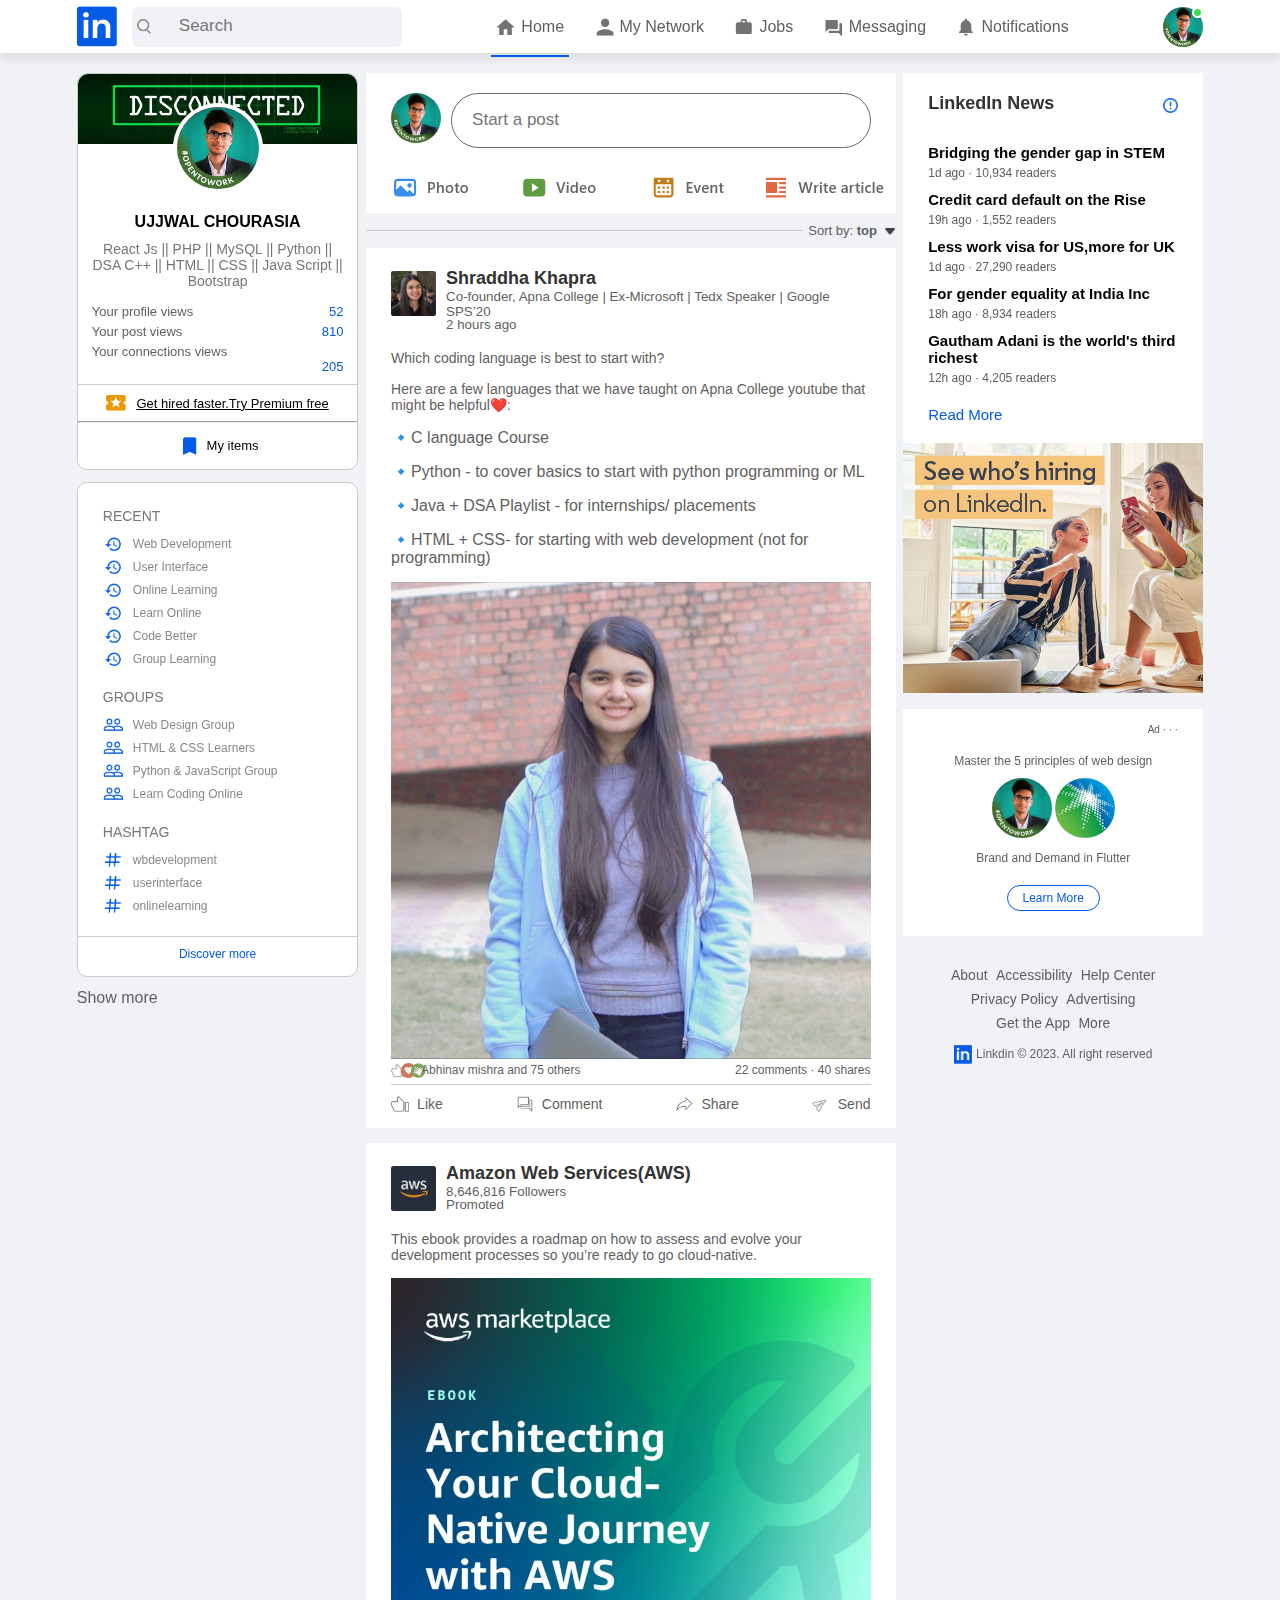
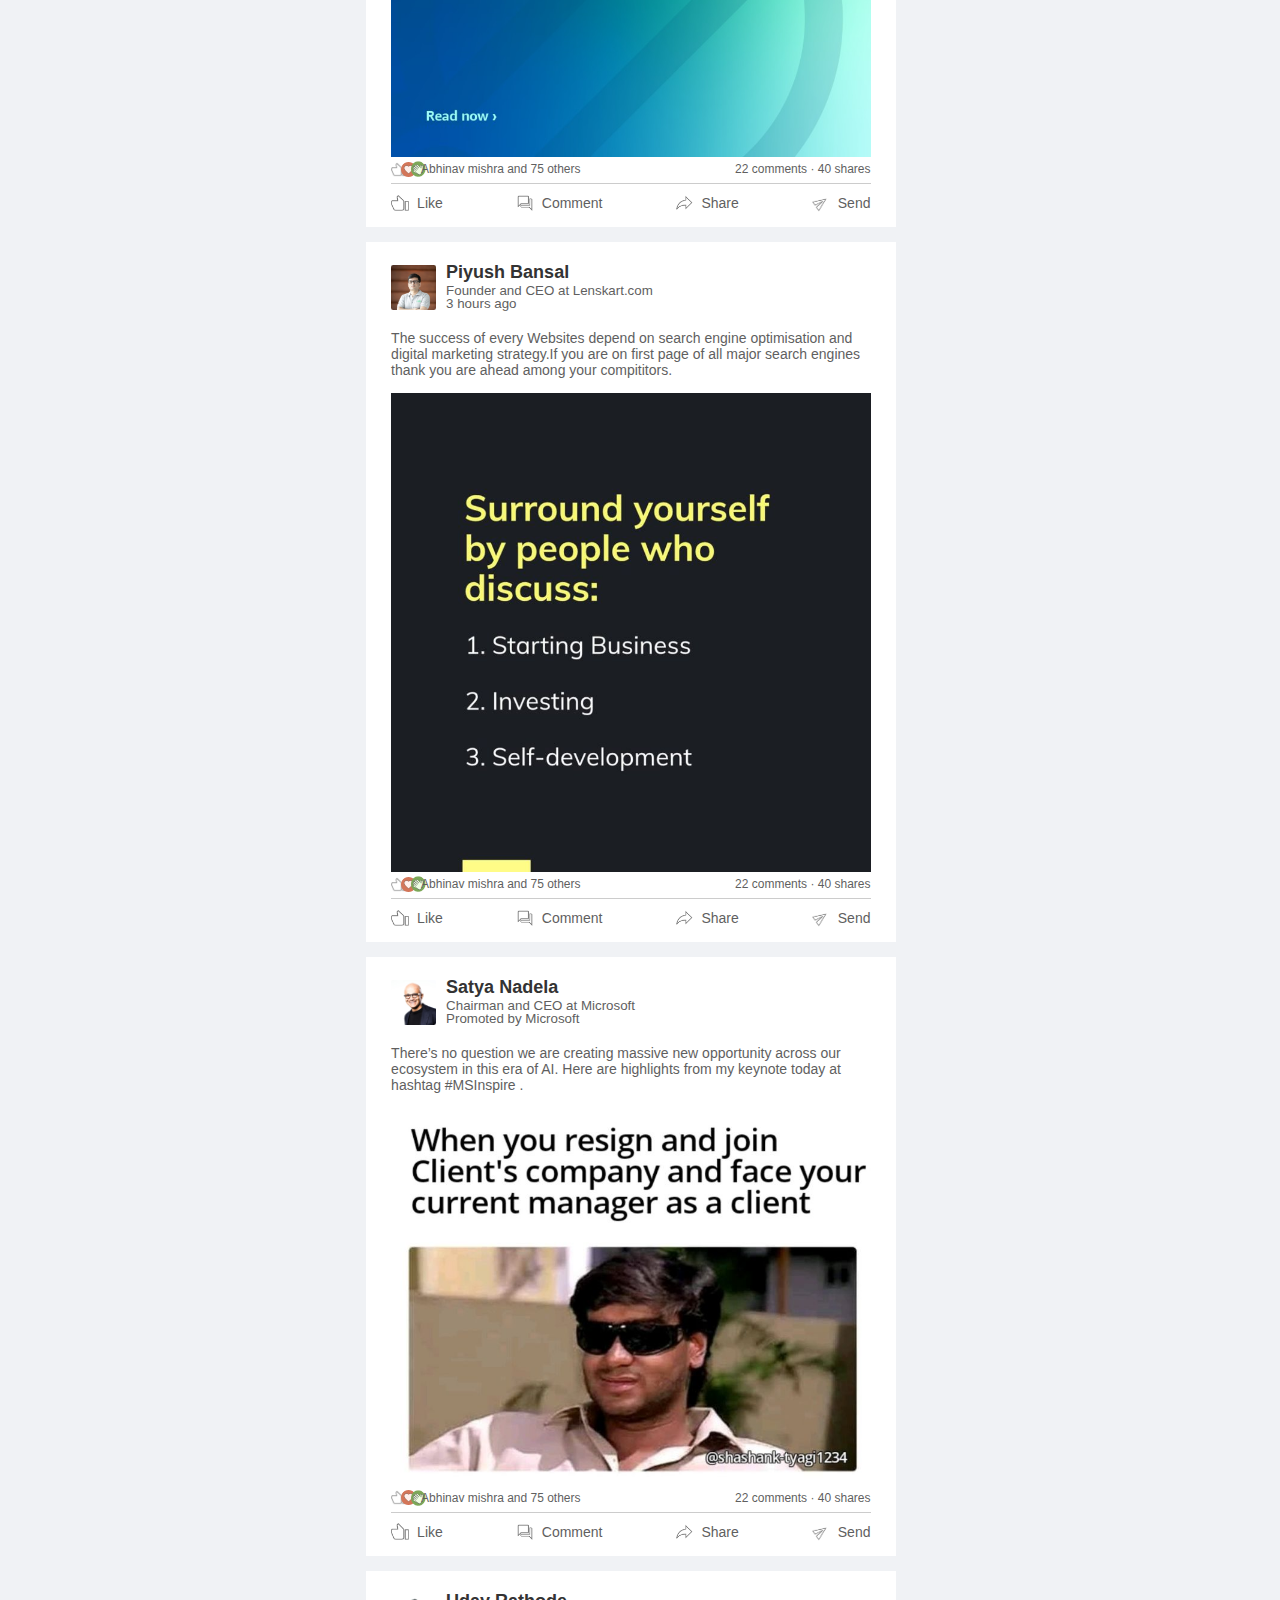
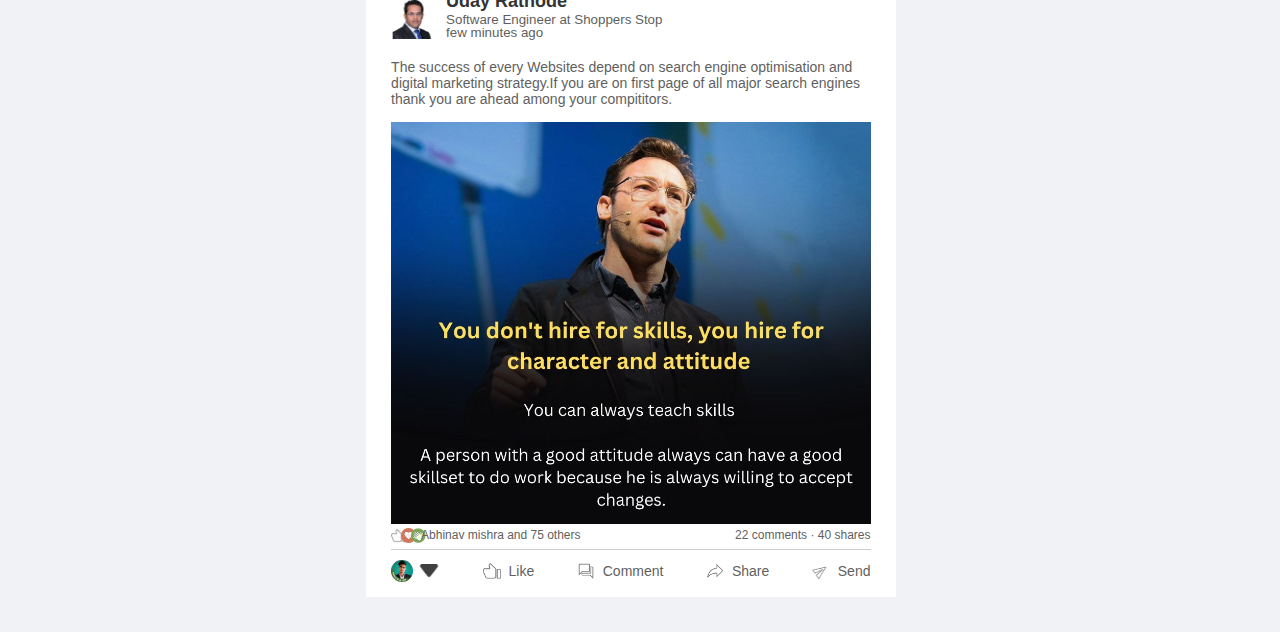
<file: index.html>
<!DOCTYPE html>
<html lang="en">
<head>
    <meta charset="UTF-8">
    <meta name="viewport" content="width=device-width, initial-scale=1.0">
    <title>Linkdin Website</title>
    <link rel="stylesheet" href="style.css">
</head>
<body>
    <nav class="navbar">
        <div class="navbar-left">
            <a href="index.html" class="logo"><img src="images/logo.png"></a>
            <div class="search-box">
                <img src="images/search.png">
                <input type="text" placeholder="Search">
            </div>
        </div>
        <div class="navbar-center">
            <ul>
                <li><a href="#" class="active-link"><img src="images/home.png"><span>Home</span></a></li>
                <li><a href="#"><img src="images/network.png"><span>My Network</span></a></li>
                <li><a href="#"><img src="images/jobs.png"><span>Jobs</span></a></li>
                <li><a href="#"><img src="images/message.png"><span>Messaging</span></a></li>
                <li><a href="#"><img src="images/notification.png"><span>Notifications</span></a></li>
            </ul>
        </div>
        <div class="navbar-right">
            <div class="online">
                <img src="images/user-1.png" class="nav-profile-img" onclick="toggleMenu()">
            </div>
        </div>


        <div class="profile-menu-wrap" id="profileMenu">
            <div class="profile-menu">
                <div class="user-info">
                    <img src="images/user-1.png" >
                    <div>
                        <h3>Rayan Walton</h3>
                        <a href="profile.html">See your profile</a>
                    </div>
                </div>
                <hr>
                <a href="#" class="profile-menu-link">
                    <img src="images/feedback.png">
                    <p>Give Feedback</p>
                    <span>></span>
                </a>
                <a href="#" class="profile-menu-link">
                    <img src="images/setting.png">
                    <p>Settings & Privacy</p>
                    <span>></span>
                </a>
                <a href="#" class="profile-menu-link">
                    <img src="images/help.png">
                    <p>Help & Support</p>
                    <span>></span>
                </a>
                <a href="#" class="profile-menu-link">
                    <img src="images/display.png">
                    <p>Display & Accessibility</p>
                    <span>></span>
                <a href="#" class="profile-menu-link">
                    <img src="images/logout.png">
                    <p>Logout</p>
                    <span>></span>
                </a>
                </a>
            </div>
        </div>
    </nav>

    <!--navbar close-->

    <div class="container">

        <div class="left-sidebar">
            <div class="sidebar-profile-box">
                <img class="cover" src="images/cover-pic.jpg" width="100%">
                <div class="sidebar-profile-info">
                    <img src="images/user-1.png">
                    <a href="profile.html"><b>UJJWAL CHOURASIA</b></a>
                    <h3>React Js || PHP || MySQL || Python ||  DSA C++ || HTML || CSS  || Java Script || Bootstrap</h3>
                    <ul>
                        <li>Your profile views<span>52</span></li>
                        <li>Your post views<span>810</span></li>
                        <li>Your connections views<span>205</span></li>
                    </ul>
                </div>
                <div class="sidebar-profile-link">
                    <a href="#"><img src="images/premium.png">
                        Get hired faster.Try Premium free
                    </a>
                    <hr>
                    <a href="#"><img src="images/items.png">My items</a>
                </div>
            </div>
            <div class="sidebar-activity" id="sidebar-activity">
                <h3>RECENT</h3>
                <a href="#"><img src="images/recent.png">Web Development</a>
                <a href="#"><img src="images/recent.png">User Interface</a>
                <a href="#"><img src="images/recent.png">Online Learning</a>
                <a href="#"><img src="images/recent.png">Learn Online</a>
                <a href="#"><img src="images/recent.png">Code Better</a>
                <a href="#"><img src="images/recent.png">Group Learning</a>
                <h3>GROUPS</h3>
                <a href="#"><img src="images/group.png">Web Design Group</a>
                <a href="#"><img src="images/group.png">HTML & CSS Learners</a>
                <a href="#"><img src="images/group.png">Python & JavaScript Group</a>
                <a href="#"><img src="images/group.png">Learn Coding Online</a>
                <h3>HASHTAG</h3>
                <a href="#"><img src="images/hashtag.png">wbdevelopment</a>
                <a href="#"><img src="images/hashtag.png">userinterface</a>
                <a href="#"><img src="images/hashtag.png">onlinelearning</a>
                <div class="discover-more-link">
                    <a href="#">Discover more</a>
                </div>
            </div>
            <p id="showMoreLink">Show more</p>
        </div>

        <div class="main-content">

            <div class="create-post">
                <div class="create-post-input">
                    <img src="images/user-1.png">
                    <input type="text" placeholder="Start a post">
                </div>
                <div class="create-post-links">
                    <li><img src="images/photo-1.png"></li>
                    <li><img src="images/video-1.png"></li>
                    <li><img src="images/events-1.png"></li>
                    <li><img src="images/article-1.png"></li>
                </div>
            </div>
            <div class="sort-by">
                <hr>
                <p>Sort by: <span>top <img src="images/down-arrow.png"></span></p>
            </div>
            <div class="post">
                <div class="post-author">
                    <img src="images/user-2.jpg">
                    <div>
                        <h1>Shraddha Khapra</h1>
                        <small>Co-founder, Apna College | Ex-Microsoft | Tedx Speaker | Google SPS’20</small>
                        <small>2 hours ago</small>
                    </div>
                </div>
                <p>Which coding language is best to start with?    </p>
                    <p>Here are a few languages that we have taught on Apna College youtube that might be helpful❤️:</p>
                    <p></p>🔹C language Course</p>
                    <p></p>🔹Python - to cover basics to start with python programming or ML</p>
                    <p></p>🔹Java + DSA Playlist - for internships/ placements</p>
                    <p></p>🔹HTML + CSS- for starting with web development (not for programming)</p>
                <img src="images/post-image-1.jpg" width="100%">
                <div class="post-stats">
                    <div>
                        <img src="images/thumbsup.png" >
                        <img src="images/love.png" >
                        <img src="images/clap.png" >
                        <span class="liked-users">Abhinav mishra and 75 others</span>
                    </div>
                    <div>
                        <span>22 comments &middot; 40 shares</span>
                    </div>

                </div>

                <div class="post-activity">
                    <div class="post-activity-link">
                        <img src="images/like.png">
                        <span>Like</span>
                    </div>
                    <div class="post-activity-link">
                        <img src="images/comment.png">
                        <span>Comment</span>
                    </div>
                    <div class="post-activity-link">
                        <img src="images/share.png">
                        <span>Share</span>
                    </div>
                    <div class="post-activity-link">
                        <img src="images/send.png">
                        <span>Send</span>
                    </div>
                </div> 
                
            </div>

            <div class="post">
                <div class="post-author">
                    <img src="images/user-5.jpg">
                    <div>
                        <h1>Amazon Web Services(AWS)</h1>
                        <small>8,646,816 Followers</small>
                        <small>Promoted</small>
                    </div>
                </div>
                <p>This ebook provides a roadmap on how to assess and evolve your development processes so you’re ready to go cloud-native.</p>
                <img src="images/post-image-5.jpg" width="100%">
                <div class="post-stats">
                    <div>
                        <img src="images/thumbsup.png" >
                        <img src="images/love.png" >
                        <img src="images/clap.png" >
                        <span class="liked-users">Abhinav mishra and 75 others</span>
                    </div>
                    <div>
                        <span>22 comments &middot; 40 shares</span>
                    </div>

                </div>

                    <div class="post-activity">
                        <div class="post-activity-link">
                            <img src="images/like.png">
                            <span>Like</span>
                        </div>
                        <div class="post-activity-link">
                            <img src="images/comment.png">
                            <span>Comment</span>
                        </div>
                        <div class="post-activity-link">
                            <img src="images/share.png">
                            <span>Share</span>
                        </div>
                        <div class="post-activity-link">
                            <img src="images/send.png">
                            <span>Send</span>
                        </div>
                    </div>
                
            </div>

            <div class="post">
                <div class="post-author">
                    <img src="images/user-3.jpg">
                    <div>
                        <h1>Piyush Bansal</h1>
                        <small>Founder and CEO at Lenskart.com</small>
                        <small>3 hours ago</small>
                    </div>
                </div>
                <p>The success of every Websites depend on search engine optimisation and digital marketing strategy.If you are on first page of all major search engines thank you are ahead among your compititors.</p>
                <img src="images/post-image-3.jpg" width="100%">
                <div class="post-stats">
                    <div>
                        <img src="images/thumbsup.png" >
                        <img src="images/love.png" >
                        <img src="images/clap.png" >
                        <span class="liked-users">Abhinav mishra and 75 others</span>
                    </div>
                    <div>
                        <span>22 comments &middot; 40 shares</span>
                    </div>

                </div>

                    <div class="post-activity">
                        <div class="post-activity-link">
                            <img src="images/like.png">
                            <span>Like</span>
                        </div>
                        <div class="post-activity-link">
                            <img src="images/comment.png">
                            <span>Comment</span>
                        </div>
                        <div class="post-activity-link">
                            <img src="images/share.png">
                            <span>Share</span>
                        </div>
                        <div class="post-activity-link">
                            <img src="images/send.png">
                            <span>Send</span>
                        </div>
                    </div>
                
            </div>

            <div class="post">
                <div class="post-author">
                    <img src="images/user-6.jpg">
                    <div>
                        <h1>Satya Nadela</h1>
                        <small>Chairman and CEO at Microsoft</small>
                        <small>Promoted by Microsoft</small>
                    </div>
                </div>
                <p>There’s no question we are creating massive new opportunity across our ecosystem in this era of AI. Here are highlights from my keynote today at hashtag #MSInspire .</p>
                <img src="images/post-image-2.jpg" width="100%">
                <div class="post-stats">
                    <div>
                        <img src="images/thumbsup.png" >
                        <img src="images/love.png" >
                        <img src="images/clap.png" >
                        <span class="liked-users">Abhinav mishra and 75 others</span>
                    </div>
                    <div>
                        <span>22 comments &middot; 40 shares</span>
                    </div>

                </div>

                    <div class="post-activity">
                        <div class="post-activity-link">
                            <img src="images/like.png">
                            <span>Like</span>
                        </div>
                        <div class="post-activity-link">
                            <img src="images/comment.png">
                            <span>Comment</span>
                        </div>
                        <div class="post-activity-link">
                            <img src="images/share.png">
                            <span>Share</span>
                        </div>
                        <div class="post-activity-link">
                            <img src="images/send.png">
                            <span>Send</span>
                        </div>
                    </div>
                
            </div>

            <div class="post">
                <div class="post-author">
                    <img src="images/user-4.jpg">
                    <div>
                        <h1>Uday Rathode</h1>
                        <small>Software Engineer at Shoppers Stop</small>
                        <small>few minutes ago</small>
                    </div>
                </div>
                <p>The success of every Websites depend on search engine optimisation and digital marketing strategy.If you are on first page of all major search engines thank you are ahead among your compititors.</p>
                <img src="images/post-image-4.jpg" width="100%">
                <div class="post-stats">
                    <div>
                        <img src="images/thumbsup.png" >
                        <img src="images/love.png" >
                        <img src="images/clap.png" >
                        <span class="liked-users">Abhinav mishra and 75 others</span>
                    </div>
                    <div>
                        <span>22 comments &middot; 40 shares</span>
                    </div>

                </div>

                    <div class="post-activity">
                        <div>
                            <img src="images/user-1.png" class="post-activity-user-icon">
                            <img src="images/down-arrow.png" class="post-activity-arrow-icon"> 
                        </div>
                        <div class="post-activity-link">
                            <img src="images/like.png">
                            <span>Like</span>
                        </div>
                        <div class="post-activity-link">
                            <img src="images/comment.png">
                            <span>Comment</span>
                        </div>
                        <div class="post-activity-link">
                            <img src="images/share.png">
                            <span>Share</span>
                        </div>
                        <div class="post-activity-link">
                            <img src="images/send.png">
                            <span>Send</span>
                        </div>
                    </div>
                
            </div>

        </div>

        <div class="right-sidebar">
            <div class="sidebar-news">
                <img src="images/more.png" class="info-icon">
                <h3>LinkedIn News</h3>
                <a href="#"><b>Bridging the gender gap in STEM</b></a>
                <span>1d ago &middot; 10,934 readers</span>

                <a href="#"><b>Credit card default on the Rise</b></a>
                <span>19h ago &middot; 1,552 readers</span>

                <a href="#"><b>Less work visa for US,more for UK</b></a>
                <span>1d ago &middot; 27,290 readers</span>

                <a href="#"><b>For gender equality at India Inc</b></a>
                <span>18h ago &middot; 8,934 readers</span>

                <a href="#"><b>Gautham Adani is the world's third richest</b></a>
                <span>12h ago &middot; 4,205 readers</span>

                <a href="#" class="read-more-link">Read More</a>
            </div>

            <div class="hiring">
                <img src="images/hiring.png" alt="">
            </div>

            <div class="sidebar-ad">
                <small>Ad &middot; &middot; &middot;</small>
                <p>Master the 5 principles of web design</p>
                <div>
                    <img src="images/user-1.png">
                    <img src="images/mi-logo.jpg">
                </div>
                <b>Brand and Demand in Flutter</b>
                <a href="#" class="ad-link">Learn More</a>
            </div>

            <div class="sidebar-useful-links">
                <a href="#">About</a>
                <a href="#">Accessibility</a>
                <a href="#">Help Center</a>
                <a href="#">Privacy Policy</a>
                <a href="#">Advertising</a>
                <a href="#">Get the App</a>
                <a href="#">More</a>

                <div class="copyright-msg">
                    <img src="images/logo.png">
                    <p>Linkdin &#169; 2023. All right reserved</p>
                </div>
            </div>
        </div>
    </div>

    <script>
        let profileMenu=document.getElementById("profileMenu");
        function toggleMenu(){
            profileMenu.classList.toggle("open-menu")
        }
    </script>

</body>
</html>
</file>
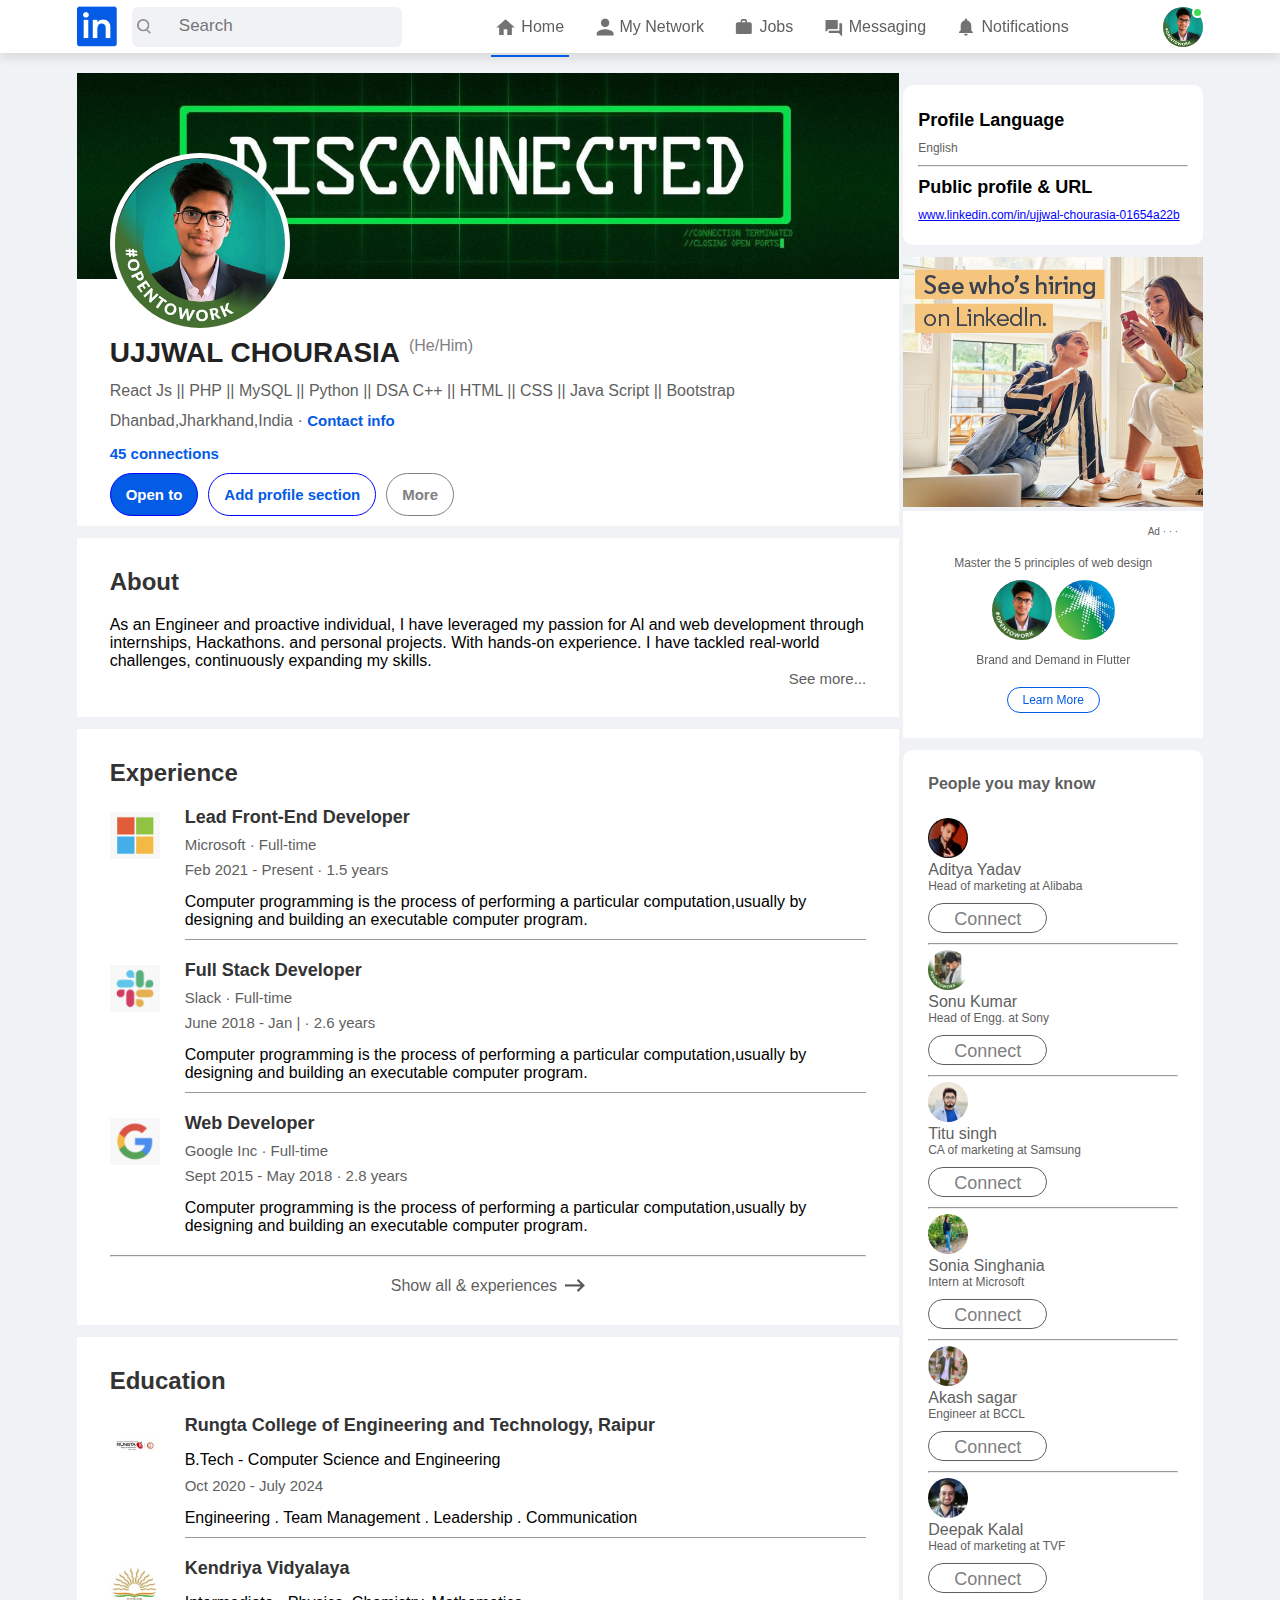
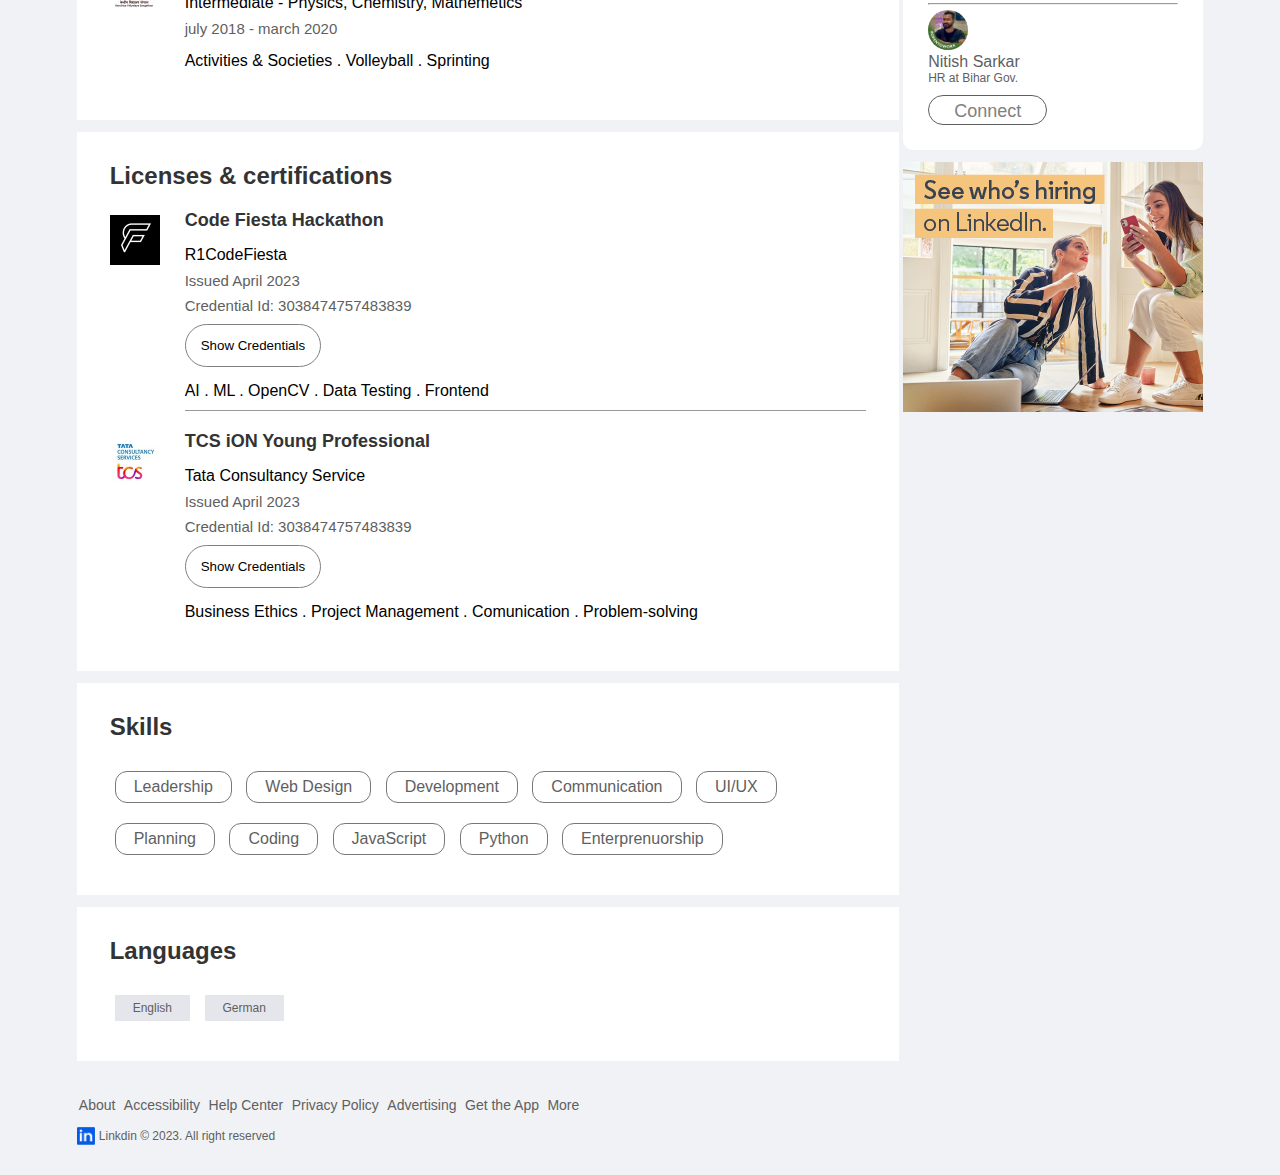
<file: profile.html>
<!DOCTYPE html>
<html lang="en">
<head>
    <meta charset="UTF-8">
    <meta name="viewport" content="width=device-width, initial-scale=1.0">
    <title>Linkdin Website</title>
    <link rel="stylesheet" href="style.css">
</head>
<body>
    <nav class="navbar">
        <div class="navbar-left">
            <a href="index.html" class="logo"><img src="images/logo.png"></a>
            <div class="search-box">
                <img src="images/search.png">
                <input type="text" placeholder="Search">
            </div>
        </div>
        <div class="navbar-center">
            <ul>
                <li><a href="#" class="active-link"><img src="images/home.png"><span>Home</span></a></li>
                <li><a href="#"><img src="images/network.png"><span>My Network</span></a></li>
                <li><a href="#"><img src="images/jobs.png"><span>Jobs</span></a></li>
                <li><a href="#"><img src="images/message.png"><span>Messaging</span></a></li>
                <li><a href="#"><img src="images/notification.png"><span>Notifications</span></a></li>
            </ul>
        </div>
        <div class="navbar-right">
            <div class="online">
                <img src="images/user-1.png" class="nav-profile-img" onclick="toggleMenu()">
            </div>
        </div>


        <div class="profile-menu-wrap" id="profileMenu">
            <div class="profile-menu">
                <div class="user-info">
                    <img src="images/user-1.png" >
                    <div>
                        <h3>Rayan Walton</h3>
                        <a href="profile.html">See your profile</a>
                    </div>
                </div>
                <hr>
                <a href="#" class="profile-menu-link">
                    <img src="images/feedback.png">
                    <p>Give Feedback</p>
                    <span>></span>
                </a>
                <a href="#" class="profile-menu-link">
                    <img src="images/setting.png">
                    <p>Settings & Privacy</p>
                    <span>></span>
                </a>
                <a href="#" class="profile-menu-link">
                    <img src="images/help.png">
                    <p>Help & Support</p>
                    <span>></span>
                </a>
                <a href="#" class="profile-menu-link">
                    <img src="images/display.png">
                    <p>Display & Accessibility</p>
                    <span>></span>
                <a href="#" class="profile-menu-link">
                    <img src="images/logout.png">
                    <p>Logout</p>
                    <span>></span>
                </a>
                </a>
            </div>
        </div>
    </nav>

    <!--navbar close-->

    <div class="container">
        <div class="profile-main">
            <div class="profile-container">
                <img src="images/cover-pic.jpg" width="100%">
                <div class="profile-container-inner">
                    <img src="images/user-1.png" class="profile-pic">
                    <div>
                        <h1>UJJWAL CHOURASIA</h1><p>&nbsp&nbsp</p><span style="color: gray;">(He/Him)</span>
                    </div>
                    <b>React Js || PHP || MySQL || Python ||  DSA C++ || HTML || CSS  || Java Script || Bootstrap</b>
                    <p>Dhanbad,Jharkhand,India &middot; <a href="#">Contact info</a></p>
                    <a href="#">45 connections</a>
                    <div class="profile-btn">
                        <a href="#" class="primary-btn">Open to</a>
                        <a href="#">Add profile section</a>
                        <a href="#" class="more">More</a>
                    </div>
                </div>
            </div>

            <div class="profile-description">
                <h2>About</h2>
                <p>As an Engineer and proactive individual, I have leveraged my passion for Al and web development through
                    internships, Hackathons. and personal projects. With hands-on experience. I have tackled real-world
                    challenges, continuously expanding my skills.</p>
                <a href="#" class="see-more-link">See more...</a>
            </div>
            
            <div class="profile-description">
                <h2>Experience</h2>
                <div class="profile-desc-row">
                    <img src="images/microsoft.png">
                    <div>
                        <h3>Lead Front-End Developer</h3>
                        <b>Microsoft &middot; Full-time</b>
                        <b>Feb 2021 - Present &middot; 1.5 years</b>
                        <p>Computer programming is the process of performing a particular computation,usually by designing and building an executable computer program.</p>
                        <hr>
                    </div>
                </div>

                <div class="profile-desc-row">
                    <img src="images/slack.png">
                    <div>
                        <h3>Full Stack Developer</h3>
                        <b>Slack &middot; Full-time</b>
                        <b>June 2018 - Jan | &middot; 2.6 years</b>
                        <p>Computer programming is the process of performing a particular computation,usually by designing and building an executable computer program.</p>
                        <hr>
                    </div>
                </div>

                <div class="profile-desc-row">
                    <img src="images/google.png">
                    <div>
                        <h3>Web Developer</h3>
                        <b>Google Inc &middot; Full-time</b>
                        <b>Sept 2015 - May 2018 &middot; 2.8 years</b>
                        <p>Computer programming is the process of performing a particular computation,usually by designing and building an executable computer program.</p>
                        
                    </div>
                </div>
                <hr>
                <a href="#" class="experience-link">Show all & experiences <img src="images/right-arrow.png"></a>
            </div>

            <div class="profile-description">
                <h2>Education</h2>

                <div class="profile-desc-row">
                    <img src="images/RCET.jpg">
                <div>
                <h3>Rungta College of Engineering and Technology, Raipur</h3>
                <p>B.Tech - Computer Science and Engineering</p>
                <b>Oct 2020 - July 2024</b>
                <p class="act">Engineering . Team Management . Leadership . Communication</p>
                <hr>
                </div>
                </div>

                
                <div class="profile-desc-row">
                    <img src="images/kv.jpg">
                <div>
                <h3>Kendriya Vidyalaya</h3>
                <p>Intermediate - Physics, Chemistry, Mathemetics</p>
                <b>july 2018 - march 2020</b>
                <p class="act">Activities & Societies . Volleyball . Sprinting</p>
                </div>
                </div>
        </div>

            <div class="profile-description">
                <h2>Licenses & certifications</h2>

                <div class="profile-desc-row">
                    <img src="images/hack.jpg">
                <div>
                <h3>Code Fiesta Hackathon</h3>
                <p>R1CodeFiesta</p>
                <b>Issued April 2023</b>
                <b>Credential Id: 3038474757483839</b>
                <button class="profile-button">Show Credentials</button>
                <p class="act">AI . ML . OpenCV . Data Testing . Frontend</p>
                <hr>
                </div>
                </div>

                
                <div class="profile-desc-row">
                    <img src="images/tcs.jpg">
                <div>
                <h3>TCS iON Young Professional</h3>
                <p>Tata Consultancy Service</p>
                <b>Issued April 2023</b>
                <b>Credential Id: 3038474757483839</b>
                <button class="profile-button">Show Credentials</button>
                <p class="act">Business Ethics . Project Management . Comunication . Problem-solving</p>
                </div>
                </div>
        </div>

        <div class="profile-description">
            <h2>Skills</h2>
            <a href="#" class="skills-btn">Leadership</a>
            <a href="#" class="skills-btn">Web Design</a>
            <a href="#" class="skills-btn">Development</a>
            <a href="#" class="skills-btn">Communication</a>
            <a href="#" class="skills-btn">UI/UX</a>
            <a href="#" class="skills-btn">Planning</a>
            <a href="#" class="skills-btn">Coding</a>
            <a href="#" class="skills-btn">JavaScript</a>
            <a href="#" class="skills-btn">Python</a>
            <a href="#" class="skills-btn">Enterprenuorship</a>
        </div>
        <div class="profile-description">
            <h2>Languages</h2>
            <a href="#" class="language-btn">English</a>
            <a href="#" class="language-btn">German</a>
        </div>
        </div>



        <div class="profile-sidebar">

            <div class="sidebar-people-top">
                    <h2>Profile Language</h2>
                        <p>English</p>
                <hr>
                    <h2>Public profile & URL</h2>
                        <a href="https://www.linkedin.com/in/ujjwal-chourasia-01654a22b/">www.linkedin.com/in/ujjwal-chourasia-01654a22b</a>
            </div>
            <div class="hiring">
                <img src="images/hiring.png">
            </div>
            <div class="sidebar-ad">
                <small>Ad &middot; &middot; &middot;</small>
                <p>Master the 5 principles of web design</p>
                <div>
                    <img src="images/user-1.png">
                    <img src="images/mi-logo.jpg">
                </div>
                <b>Brand and Demand in Flutter</b>
                <a href="#" class="ad-link">Learn More</a>
            </div>

            <div class="sidebar-people">
                <h3>People you may know</h3>
                <div class="sidebar-people-row">
                    <img src="images/con1.jpg">
                    <div>
                        <h2>Aditya Yadav</h2>
                        <p>Head of marketing at Alibaba</p>
                        <a href="#" class="connect-btn">Connect</a>
                    </div>
                    <hr>
                </div>
                <div class="sidebar-people-row">
                    <img src="images/con2.jpg">
                    <div>
                        <h2>Sonu Kumar</h2>
                        <p>Head of Engg. at Sony</p>
                        <a href="#" class="connect-btn">Connect</a>
                    </div>
                    <hr>
                </div>
                <div class="sidebar-people-row">
                    <img src="images/con3.jpg">
                    <div>
                        <h2>Titu singh</h2>
                        <p>CA of marketing at Samsung</p>
                        <a href="#" class="connect-btn">Connect</a>
                    </div>
                    <hr>
                </div>
                <div class="sidebar-people-row">
                    <img src="images/con4.jpg">
                    <div>
                        <h2>Sonia Singhania</h2>
                        <p>Intern at Microsoft</p>
                        <a href="#" class="connect-btn">Connect</a>
                    </div>
                    <hr>
                </div>
                <div class="sidebar-people-row">
                    <img src="images/con5.jpg">
                    <div>
                        <h2>Akash sagar</h2>
                        <p>Engineer at BCCL</p>
                        <a href="#" class="connect-btn">Connect</a>
                    </div>
                    <hr>
                </div>
                <div class="sidebar-people-row">
                    <img src="images/con6.jpg">
                    <div>
                        <h2>Deepak Kalal</h2>
                        <p>Head of marketing at TVF</p>
                        <a href="#" class="connect-btn">Connect</a>
                    </div>
                    <hr>
                </div>
                <div class="sidebar-people-row">
                    <img src="images/con7.jpg">
                    <div>
                        <h2>Nitish Sarkar</h2>
                        <p>HR at Bihar Gov.</p>
                        <a href="#" class="connect-btn">Connect</a>
                    </div>
                </div>
                
            </div>
            <div class="hiring">
                <img src="images/hiring.png">
            </div>

            
        </div>


    </div>

    <div class="profile-footer">
        <div class="sidebar-useful-links">
            <a href="#">About</a>
            <a href="#">Accessibility</a>
            <a href="#">Help Center</a>
            <a href="#">Privacy Policy</a>
            <a href="#">Advertising</a>
            <a href="#">Get the App</a>
            <a href="#">More</a>

            <div class="copyright-msg">
                <img src="images/logo.png">
                <p>Linkdin &#169; 2023. All right reserved</p>
            </div>
        </div>
    </div>



    

    <script>
        let profileMenu=document.getElementById("profileMenu");
        function toggleMenu(){
            profileMenu.classList.toggle("open-menu")
        }
    </script>
</body>
</html>
</file>
<file: style.css>
*{
    margin: 0;
    padding: 0;
    font-family: 'poppins',sans-serif;
    box-sizing: border-box;
}
body{
    background: #f0f2f5;
    color: #5f5f5f;
}
a{
    text-decoration: none;
    color: #5f5f5f;
}
.navbar{
    display: flex;
    align-items: center;
    justify-content: space-between;
    background: #fff;
    padding: 6px 6%;
    position: sticky;
    top: 0;
    z-index: 100;
    box-shadow: 0 5px 10px rgba(0, 0, 0, 0.1);
}
.logo img{
    width: 40px;
    margin-right: 15px;
    display: block;
}
.navbar-center ul li{
    display: inline-block;
    list-style: none;
}
.navbar-center ul li a:hover{
    cursor: pointer;
    color: black;
    font-size: 16px;
} 
.navbar-center ul li a{
    display: flex;
    align-items: center;
    font-size: 16px;
    margin: 5px 8px;
    padding-right: 5px;
    position: relative;
}
.navbar-center ul li a img{
    width: 30px;
}

.navbar-center ul li a::after{
    content: '';
    width: 0;
    height: 2px;
    background: #045be6;
    position: absolute;
    bottom: -15px;
    transition: width 0.3s;
}
.navbar-center ul li a:hover::after,
.navbar-center ul li a.active-link::after{
    width: 100%;

}


.nav-profile-img{
    width: 40px;
    border-radius: 50%;
    display: block;
    cursor: pointer;
    position: relative;
}
.online{
    position: relative;
}
.online::after{
    content: '';
    width: 7px;
    height: 7px;
    border: 2px solid #fff;
    border-radius: 50%;
    right: 0px;
    top: 0px;
    background: #41db51;
    position: absolute;
}

.search-box{
    background: #f0f2f5;
    width: 270px;
    border-radius: 6px;
    display: flex;
    align-items: center;
    padding: 0 5px;
    height: 40px;
}
.navbar-left{
    display: flex;
    align-items: center;
}
.search-box img{
    width: 14px;
}
.search-box input{
    width: 100%;
    background: transparent;
    padding: 8px;
    outline: none;
    border: 0;
}

/*-----navbar end----*/

.container{
    padding: 20px 6%;
    display: flex;
    flex-wrap: wrap;
    justify-content: space-between;
}

.left-sidebar{
    flex-basis: 25%;
    align-self: flex-start;
    position: sticky;
    top: 73px;
}

.sidebar-profile-box{
    background: #fff;
    border-radius: 10px;
    border: 0.5px solid rgb(204, 201, 201);
}

.cover{
    border-radius: 10px 10px 0px 0px;
}

.sidebar-profile-info{
    display: flex;
    flex-direction: column;
    justify-content: center;
    align-items: center;
    padding: 0 14px;
}

.sidebar-profile-info a{
    color: black;
    margin-top: 20px;
    margin-bottom: 10px;
}

.sidebar-profile-info a:hover{
    text-decoration: underline;
}

.sidebar-profile-info img{
    width: 90px;
    border-radius: 50%;
    background: #fff;
    padding: 4px;
    margin-top: -45px;
    cursor: pointer;
}

.sidebar-profile-info h1{
    font-size: 20px;
    font-weight: 600;
    color: #222;
}

.sidebar-profile-info h3{
    font-size: 14px;
    font-weight: 500;
    color: #777;
    text-align: center;
}

.sidebar-profile-info ul{
    list-style: none;
    margin: 10px 0;
}

.sidebar-profile-info ul li{
    width: 100%;
    margin: 5px 0;
    font-size: 13px;
}

.sidebar-profile-info ul li span{
    padding-left: 100px;
    float: right;
    color: #045be6;
}
.sidebar-profile-link{
    display: flex;
    flex-direction: column;
    align-items: center;
    border-top: 1px solid #ccc;
}
.sidebar-profile-link hr{
    width: 100%;
    color: #ccc;
}

.sidebar-profile-link a{
    display: flex;
    align-items: center;
    justify-content: center;
    padding: 10px 0;
    font-size: 13px;
    color: black;
}
.sidebar-profile-link a:first-child{
    border-left: 0;
    text-decoration: underline;
}
.sidebar-profile-link a img{
    width: 20px;
    margin-right: 10px;
}


.sidebar-activity{
    background: #fff;
    padding: 5px 25px;
    margin: 12px 0;
    border: 0.5px solid rgb(204, 201, 201);
    border-radius: 10px;
}

.sidebar-activity h3{
    color: #777;
    font-size: 14px;
    font-weight: 500;
    margin: 20px 0 10px;
}
.sidebar-activity a{
    display: flex;
    align-items: center;
    font-size: 12px;
    font-weight: 500;
    color: #888;
    margin: 3px 0;
}
.sidebar-activity a img{
    width: 20px;
    margin-right: 10px;

}

.discover-more-link{
    border-top: 1px solid #ccc;
    text-align: center;
    margin-top: 20px;
    margin-left: -25px;
    margin-right: -25px;
}

.discover-more-link a{
    color: #045be6;
    display: inline-block;
    margin: 10px 0;
}

.right-sidebar{
    flex-basis: 25%;
    align-self: flex-start;
    position: sticky;
    top: 73px;
}

.sidebar-news{
    background: #fff;
    padding: 10px 25px;
}

.info-icon{
    width: 15px;
    float: right;
    margin-top: 15px;
}

.sidebar-news h3{
    font-size: 18px;
    font-weight: 600;
    color: #333;
    margin: 10px 0 30px;
}

.sidebar-news a{
    display: block;
    font-size: 15px;
    font-weight: 600;
    margin-top: 10px;
    margin-bottom: 2px;
    color: black;
}
.sidebar-news span{
    font-size: 12px;
}

.sidebar-news .read-more-link{
    color: #045be6;
    font-weight: 500;
    margin: 20px 0 10px;
}
.sidebar-ad{
    background: #fff;
    padding: 15px 25px;
    text-align: center;
    margin: 12px 0;
    font-size: 12px;
}
.sidebar-ad img{
    width: 60px;
    border-radius: 50%;
}

.sidebar-ad small{
    float: right;
    font-weight: 500;
}

.sidebar-ad p{
    margin-top: 30px;
    margin-bottom: 10px;
}

.sidebar-ad b{
    display: block;
    font-weight: 500;
    margin-top: 10px;
}

.ad-link{
    display: inline-block;
    border: 1px solid #045be6;
    border-radius: 30px;
    padding: 5px 15px;
    color: #045be6;
    font-weight: 500;
    margin: 20px auto 10px;
}

.sidebar-useful-links{
    padding: 15px 25px;
    text-align: center;
}

.sidebar-useful-links a{
    display: inline-block;
    font-size: 14px;
    margin: 4px 2px;
}

.copyright-msg{
    display: flex;
    align-items: center;
    justify-content: center;
    font-size: 12px;
    margin-top: 10px;
    font-weight: 500;
}

.copyright-msg img{
    width: 18px;
    margin-right: 4px;
}

.main-content{
    flex-basis: 47%;
}

.create-post{
    background: #fff;

}

.create-post-input{
    padding: 20px 25px 10px;
    display: flex;
    align-items: space-between;
    height: 100px;
}

.create-post-input img{
    width: 50px;
    height: 50px;
    border-radius: 50%;
    margin-right: 10px;
}

.create-post-input input{
    width: 90%;
    height: 55px;
    resize: none;
    background: transparent;
    border: 1px solid rgb(104, 102, 102);
    border-radius: 33px;
}
::placeholder{
    padding-left: 20px;
    font-size: 17px;
}
.create-post-links{
    display: flex;
    align-items: flex-start;
}
.create-post-links li{
    list-style: none;
    flex-basis: 25%;
    height: 40px;
    font-size: 13px;
    display: flex;
    align-items: center;
    justify-content: center;
    cursor: pointer;
}

.create-post-links li img{
    margin-top: -12px;
    margin-right: 5px;
}

.sort-by{
    display: flex;
    align-items: center;
    margin: 10px 0;
}
.sort-by hr{
    flex: 1;
    border: 0;
    height: 1px;
    background: #ccc;
}
.sort-by p{
    font-size: 13px;
    padding-left: 5px;
}

.sort-by p span{
    font-weight: 600;
    cursor: pointer;
}
.sort-by p span img{
    width: 12px;
    margin-left: 3px;
}
.post{
    background: #fff;
    padding: 20px 25px 5px;
    margin: 5px 0 15px;
}
.post-author{
    display: flex;
    align-items: flex-start;
    margin-bottom: 20px;
}
.post-author img{
    width: 45px;
    border-radius: 5%;
    margin-right: 10px;
    margin-top: 3px;
}
.post-author h1{
    font-size: 18px;
    font-weight: 600;
    color: #333;
}
.post-author small{
    display: block;
    margin-bottom: -2px;
}
.post p{
    font-size: 14px;
    margin-bottom: 15px;
}
.post-stats{
    display: flex;
    flex-wrap: wrap;
    align-items: center;
    justify-content: space-between;
    font-size: 12px;
    border-bottom: 1px solid #ccc;
    padding-bottom: 6px;
}
.post-stats div{
    display: flex;
    align-items: center;
}
.post-stats img{
    width: 15px;
    margin-right: -5px;
}
.likes-users{
    margin-left: 10px;
}
.post-activity{
    display: flex;
    align-items: center;
    justify-content: space-between;
    padding: 10px 0;
    font-size: 14px;
    font-weight: 500;
}
.post-activity div{
    display: flex;
    align-items: center;
}
.post-activity-user-icon{
    width: 22px;
    border-radius: 50%;
}
.post-activity-arrow-icon{
    width: 22px;
    margin-left: 5px;
}

.post-activity-link img{
    width: 18px;
    margin-right: 8px;
}

.profile-menu-wrap{
    position: absolute;
    top: 100%;
    right: 5%;
    width: 320px;
    max-height: 0;
    overflow: hidden;
    transition: max-height 0.5s;
}

.profile-menu-wrap.open-menu{
    max-height: 400px;
}
.profile-menu{
    background: #222;
    color: #fff;
    padding: 20px;
    margin: 10px;
}
.user-info{
    display: flex;
    align-items: center;
}
.user-info img{
    width: 50px;
    border-radius: 50%;
    margin-right: 15px;
}

.user-info h3{
    font-weight: 500;
    margin-bottom: -7px;
}
.user-info a{
    color: #c9dbf8;
    font-size: 13px;
}
.profile-menu hr{
    border: 0;
    height: 1px;
    width: 100%;
    background: #fff;
    margin: 15px 0 10px;
}

.profile-menu-link{
    display: flex;
    align-items: center;
    color: #fff;
    margin: 12px 0;
    font-size: 14px;
}
.profile-menu-link p{
    width: 100%;
}

.profile-menu-link img{
    width: 35px;
    border-radius: 50%;
    margin-right: 15px;
}

.profile-main{
    flex-basis: 73%;
}
.profile-sidebar{
    flex-basis: 25%;
    align-self: flex-start;
    position: sticky;
    top: 73px;
}
.profile-container{
    background: #fff;
}
.profile-container-inner{
    padding: 0 4% 10px;
}

.profile-container-inner div{
    display: flex;
}
.profile-pic{
    width: 180px;
    border-radius: 50%;
    margin-top: -130px;
    padding: 5px;
    background: #fff;

}

.profile-container h1{
    font-size: 28px;
    font-weight: 600;
    color: #222;
}

.profile-container b{
    font-weight: 500;
}

.profile-container p{
    margin-top: 12px;
    margin-bottom: 15px;
}

.profile-container a{
    color: #045be6;
    font-weight: 600;
    font-size: 15px;
}

.mutual-connection{
    display: flex;
    align-items: center;
    margin: 20px 0;

}

.mutual-connection img{
    width: 30px;
    border-radius: 50%;
    margin-right: 5px;
}

.profile-btn a{
    display: inline-flex;
    align-items: center;
    background: transparent;
    border: 0.5px solid blue;
    padding: 6px 15px;
    border-radius: 24px;
    margin-right: 10px;
    margin-top: 10px;
    height: 43px;
}
.profile-btn a img{
    width: 18px;
    margin-right: 5px;
}
.profile-btn .primary-btn{
    background: #045be6;
    color: #fff;
}
.profile-btn .more{
    color: gray;
    background: transparent;
    border: 0.5px solid gray;
}
.profile-description{
    background: #fff;
    padding: 20px 4% 30px;
    margin: 12px 0;
}

.profile-description b{
    margin-top: 8px;
}

.profile-description p{
    color: black;
}

.profile-button{
    display: inline-flex;
    align-items: center;
    background: transparent;
    border: 0.5px solid gray;
    padding: 6px 15px;
    border-radius: 24px;
    margin-right: 10px;
    margin-top: 10px;
    height: 43px;
}

.profile-description h2{
    color: #333;
    margin: 10px 0 20px;
    font-weight: 600;
}
.see-more-link{
    display: block;
    text-align: right;
    font-size: 15px;
}
.profile-desc-row{
    display: flex;
    align-items: flex-start;
    margin: 20px 0;
}
.profile-desc-row img{
    width: 50px;
    margin-right: 25px;
    margin-top: 5px;
}
.profile-desc-row div{
    width: 100%;
}
.profile-desc-row h3{
    font-size: 18px;
    font-weight: 600;
    color: #333;
}

.profile-desc-row b{
    display: block;
    font-weight: 500;
    font-size: 15px;
}

.profile-desc-row p{
    margin-top: 15px;
}

.profile-desc-row hr{
    border: 0;
    border-bottom: 1px solid #999;
    margin-top: 10px;
}
.experience-link{
    display: flex;
    align-items: center;
    justify-content: center;
    padding-top: 20px;
    font-weight: 500;
}
.experience-link img{
    width: 20px;
    margin-left: 8px;

}
.skills-btn{
    display: inline-block;
    margin: 10px 5px;
    padding: 6px 18px;
    border: 1px solid #777;
    border-radius: 12px;
    font-weight: 500;
}
.skills-btn:hover{
    background-color: gray;
    color: white;
}
.language-btn{
    display: inline-block;
    margin: 10px 5px;
    padding: 6px 18px;
    background: #e4e6eb;
    font-size: 12px;
    font-weight: 500;
}
.language-btn:hover{
    background-color: rgb(56, 133, 248);
    color: white;
}

.profile-sidebar .sidebar-ad{
    margin: 0;
     
}

.sidebar-people-top{
    background: #fff;
    padding: 15px;
    margin: 12px 0;
    font-size: 12px;
    position: sticky;
    padding-bottom: 23px;
    border-radius: 10px;
}
.sidebar-people-top h2{
    color: black;
    padding-bottom: 10px;
    padding-top: 10px;
}
.sidebar-people-top p{
    padding-bottom: 10px;
}
.sidebar-people-top a{
    color: blue;
    text-decoration: underline;
    margin-top: 10px;
}
.sidebar-people{
    border-radius: 10px;
    background: #fff;
    padding: 15px 25px;
    margin: 12px 0;
    font-size: 12px;
    position: sticky;
}
.sidebar-people h3{
    font-size: 16px;
    font-weight: 600;
    margin: 10px 0 20px;
}

.sidebar-people-row img{
    width: 40px;
    border-radius: 50%;
    margin-right: 8px;
    margin-top: 5px;

}

.sidebar-people-row h2{
    font-weight: 500;
    font-size: 16px;
}

.sidebar-people-row a{
    display: inline-block;
    margin: 10px 0;
    padding: 5px 25px;
    border: 1px solid #5f5f5f;
    border-radius: 30px;
    font-weight: 500;
}
.profile-footer{
    padding: 0 6% 30px;
}
.profile-footer .sidebar-useful-links{
    text-align: left;
    padding: 0;

}

.connect-btn{
    display: inline-flex;
    align-items: center;
    margin: 10px 5px;
    padding: 6px 18px;
    color: gray;
    height: 30px;
    border: 0.5px solid #777;
    border-radius: 12px;
    font-weight: 500; 
    font-size: 18px;
}
.connect-btn:hover{
    color: gray;
    border: 2px solid #777;
    background-color: rgb(219, 216, 216);
}

.profile-footer .copyright-msg{
    justify-content: flex-start;
}
.hiring{
    height: 100%;
}

@media only screen and (max-width:600px){
    .search-box{
        background-color: transparent;
        width: auto;
        padding: 0;
    }
    .search-box input{
        width: 0;
        padding: 0;
    }
    .navbar-center ul li a span{
        display: none;
    }
    .navbar-center ul li a{
        padding-right: 0;
        margin: 5px;
    }
    .nav-profile-img{
        width: 30px;
    }
    .container{
        padding: 15px 3%;
    }
    .left-sidebar, .right-sidebar{
        flex-basis: 100%;
        position: relative;
        top: unset;
    }
    .main-content{
        flex-basis: 100%;
    }
    .post-stats div{
        margin: 2px 0;
    }
    .post-activity-link span{
        display: none;
    }
    .post-activity-link img{
        margin-right: 0;
    }
    .profile-main, .profile-sidebar{
        flex-basis: 100%;
    }
    .profile-container{
        font-size: 14px;
    }
    .profile-pic{
        width: 100px;
        margin-top: -50px;
    }
    .profile-description{
        font-size: 14px;
    }
    
}
</file>
